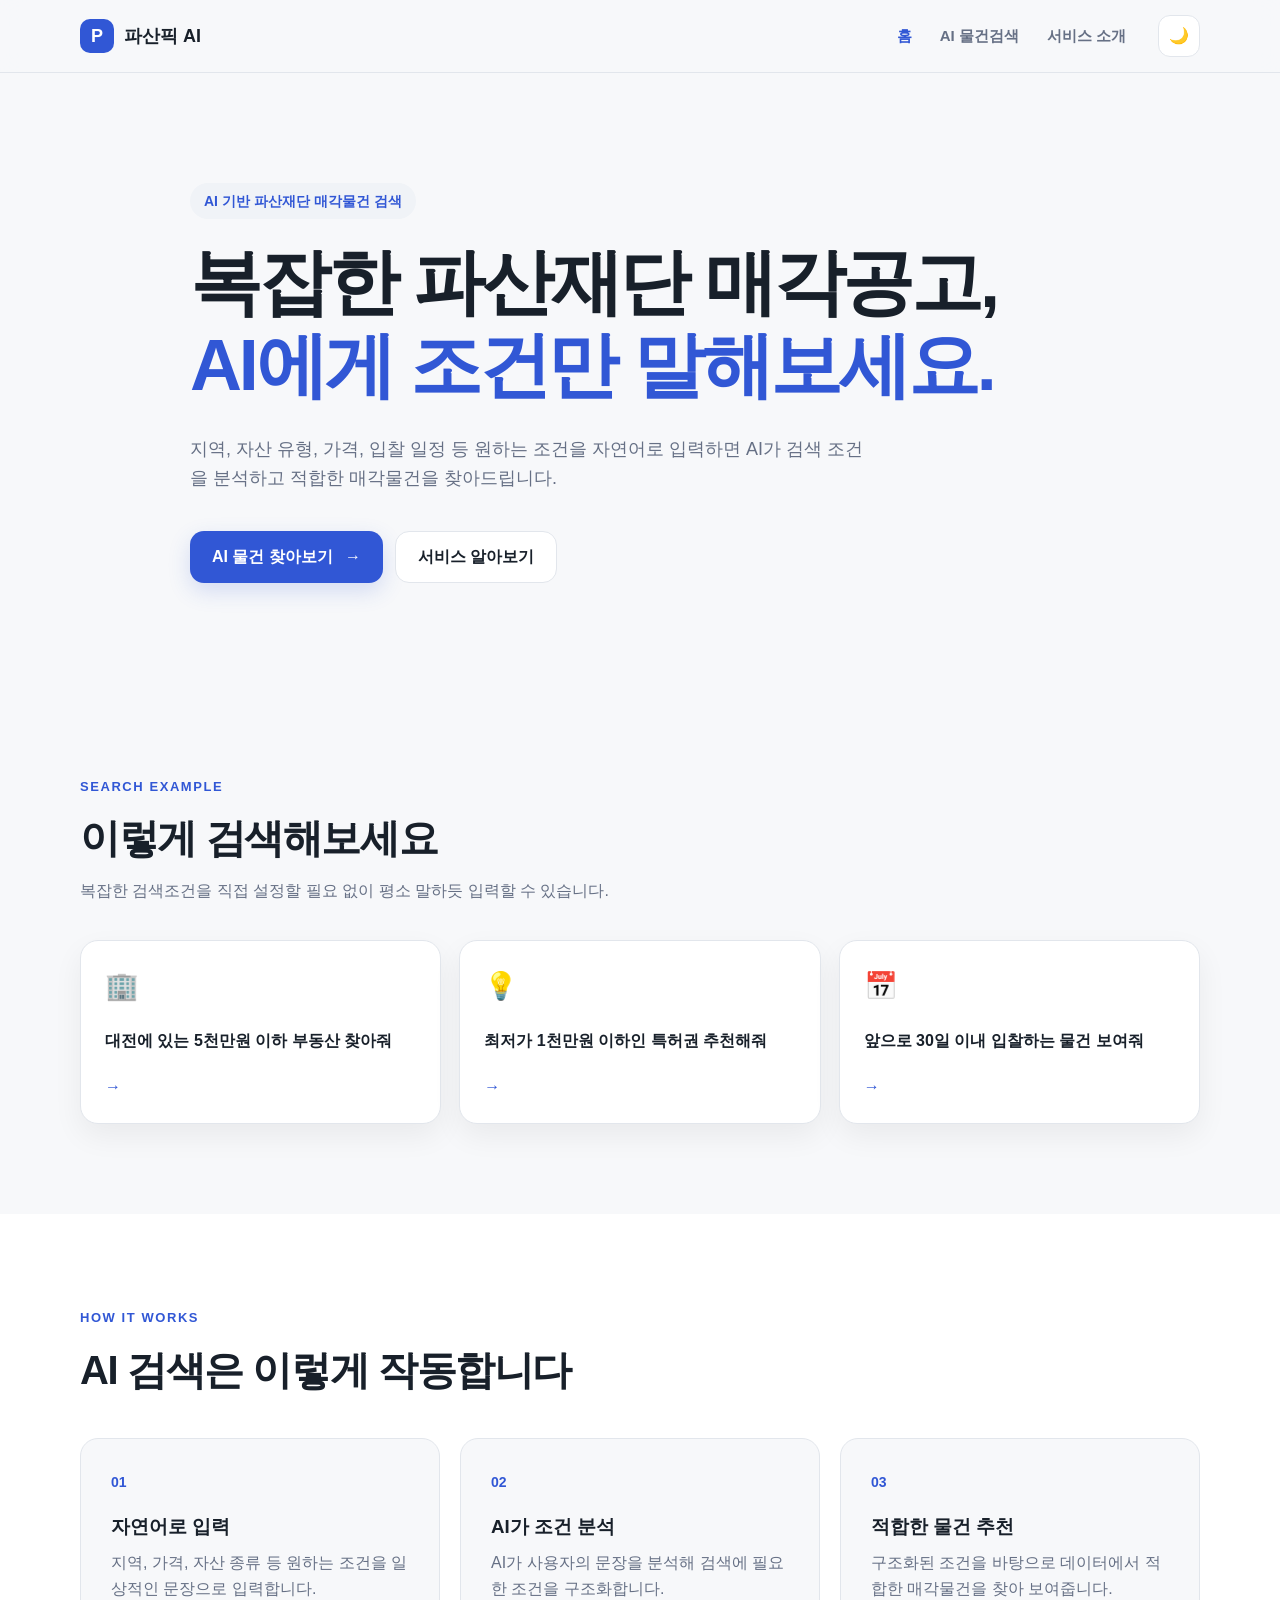
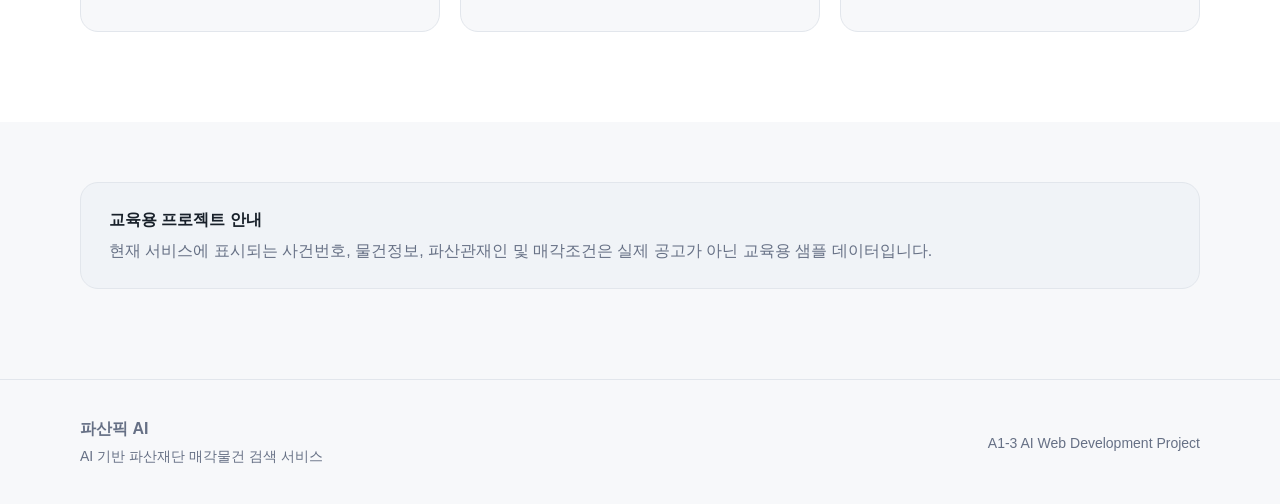
<file: index.html>
<!DOCTYPE html>
<html lang="ko">
<head>
  <meta charset="UTF-8">
  <meta name="viewport" content="width=device-width, initial-scale=1.0">

  <title>파산픽 AI | 파산재단 매각물건 AI 검색</title>

  <meta
    name="description"
    content="자연어로 원하는 조건을 입력하면 AI가 파산재단 매각물건을 검색하고 추천합니다."
  >

  <link rel="stylesheet" href="css/style.css">

  <script src="js/main.js" defer></script>

  <!-- Google tag (gtag.js) -->
  <script async src="https://www.googletagmanager.com/gtag/js?id=G-97YFN0PBXE"></script>
  <script>
    window.dataLayer = window.dataLayer || [];
    function gtag(){dataLayer.push(arguments);}
    gtag('js', new Date());

    gtag('config', 'G-97YFN0PBXE');
  </script>


</head>

<body>

  <!-- Header -->
  <header class="site-header">
    <div class="container nav-container">

      <a href="index.html" class="logo">
        <span class="logo-mark">P</span>
        <span>파산픽 AI</span>
      </a>

      <nav class="main-nav" aria-label="주요 메뉴">
        <a href="index.html" class="active">홈</a>
        <a href="search.html">AI 물건검색</a>
        <a href="about.html">서비스 소개</a>
      </nav>

      <button
        id="theme-toggle"
        class="theme-toggle"
        type="button"
        aria-label="다크 모드 전환"
      >
        🌙
      </button>

    </div>
  </header>


  <main>

    <!-- Hero -->
    <section class="hero">
      <div class="container hero-content">

        <div class="hero-badge">
          AI 기반 파산재단 매각물건 검색
        </div>

        <h1>
          복잡한 파산재단 매각공고,<br>
          <span class="highlight">AI에게 조건만 말해보세요.</span>
        </h1>

        <p class="hero-description">
          지역, 자산 유형, 가격, 입찰 일정 등 원하는 조건을
          자연어로 입력하면 AI가 검색 조건을 분석하고
          적합한 매각물건을 찾아드립니다.
        </p>

        <div class="hero-actions">
          <a href="search.html" class="btn btn-primary">
            AI 물건 찾아보기
            <span aria-hidden="true">→</span>
          </a>

          <a href="about.html" class="btn btn-secondary">
            서비스 알아보기
          </a>
        </div>

      </div>
    </section>


    <!-- Search examples -->
    <section class="example-section">
      <div class="container">

        <div class="section-heading">
          <span class="section-label">SEARCH EXAMPLE</span>
          <h2>이렇게 검색해보세요</h2>
          <p>
            복잡한 검색조건을 직접 설정할 필요 없이 평소 말하듯 입력할 수 있습니다.
          </p>
        </div>

        <div class="example-grid">

          <a
            class="example-card"
            href="search.html?example=대전에 있는 5천만원 이하 부동산 찾아줘"
          >
            <span class="example-icon">🏢</span>
            <p>대전에 있는 5천만원 이하 부동산 찾아줘</p>
            <span class="example-arrow">→</span>
          </a>

          <a
            class="example-card"
            href="search.html?example=최저가 1천만원 이하인 특허권 추천해줘"
          >
            <span class="example-icon">💡</span>
            <p>최저가 1천만원 이하인 특허권 추천해줘</p>
            <span class="example-arrow">→</span>
          </a>

          <a
            class="example-card"
            href="search.html?example=앞으로 30일 이내 입찰하는 물건 보여줘"
          >
            <span class="example-icon">📅</span>
            <p>앞으로 30일 이내 입찰하는 물건 보여줘</p>
            <span class="example-arrow">→</span>
          </a>

        </div>

      </div>
    </section>


    <!-- Features -->
    <section class="feature-section">
      <div class="container">

        <div class="section-heading">
          <span class="section-label">HOW IT WORKS</span>
          <h2>AI 검색은 이렇게 작동합니다</h2>
        </div>

        <div class="feature-grid">

          <article class="feature-card">
            <span class="feature-number">01</span>
            <h3>자연어로 입력</h3>
            <p>
              지역, 가격, 자산 종류 등 원하는 조건을
              일상적인 문장으로 입력합니다.
            </p>
          </article>

          <article class="feature-card">
            <span class="feature-number">02</span>
            <h3>AI가 조건 분석</h3>
            <p>
              AI가 사용자의 문장을 분석해 검색에 필요한
              조건을 구조화합니다.
            </p>
          </article>

          <article class="feature-card">
            <span class="feature-number">03</span>
            <h3>적합한 물건 추천</h3>
            <p>
              구조화된 조건을 바탕으로 데이터에서 적합한
              매각물건을 찾아 보여줍니다.
            </p>
          </article>

        </div>

      </div>
    </section>


    <!-- Sample data notice -->
    <section class="notice-section">
      <div class="container">

        <div class="notice-box">
          <div>
            <strong>교육용 프로젝트 안내</strong>
            <p>
              현재 서비스에 표시되는 사건번호, 물건정보, 파산관재인 및
              매각조건은 실제 공고가 아닌 교육용 샘플 데이터입니다.
            </p>
          </div>
        </div>

      </div>
    </section>

  </main>


  <!-- Footer -->
  <footer class="site-footer">
    <div class="container footer-content">

      <div>
        <strong>파산픽 AI</strong>
        <p>AI 기반 파산재단 매각물건 검색 서비스</p>
      </div>

      <p class="copyright">
        A1-3 AI Web Development Project
      </p>

    </div>
  </footer>

</body>
</html>
</file>
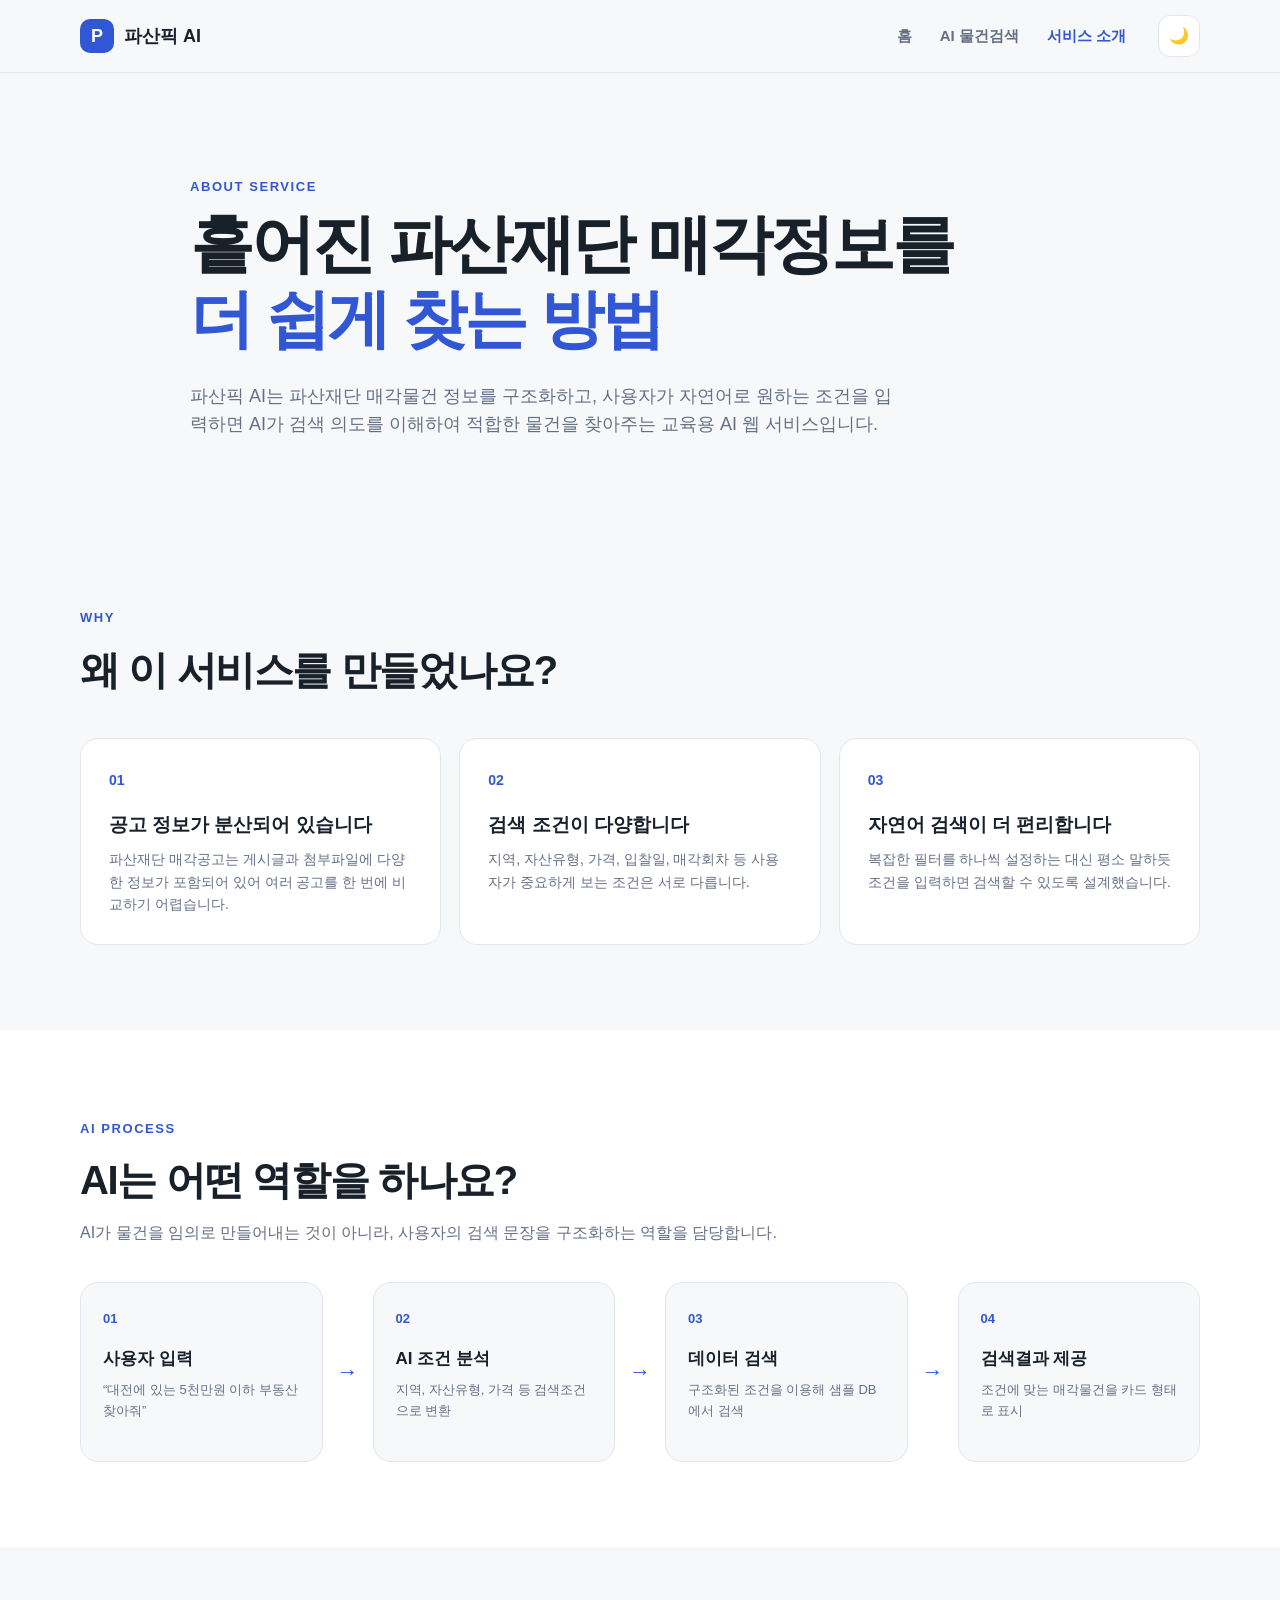
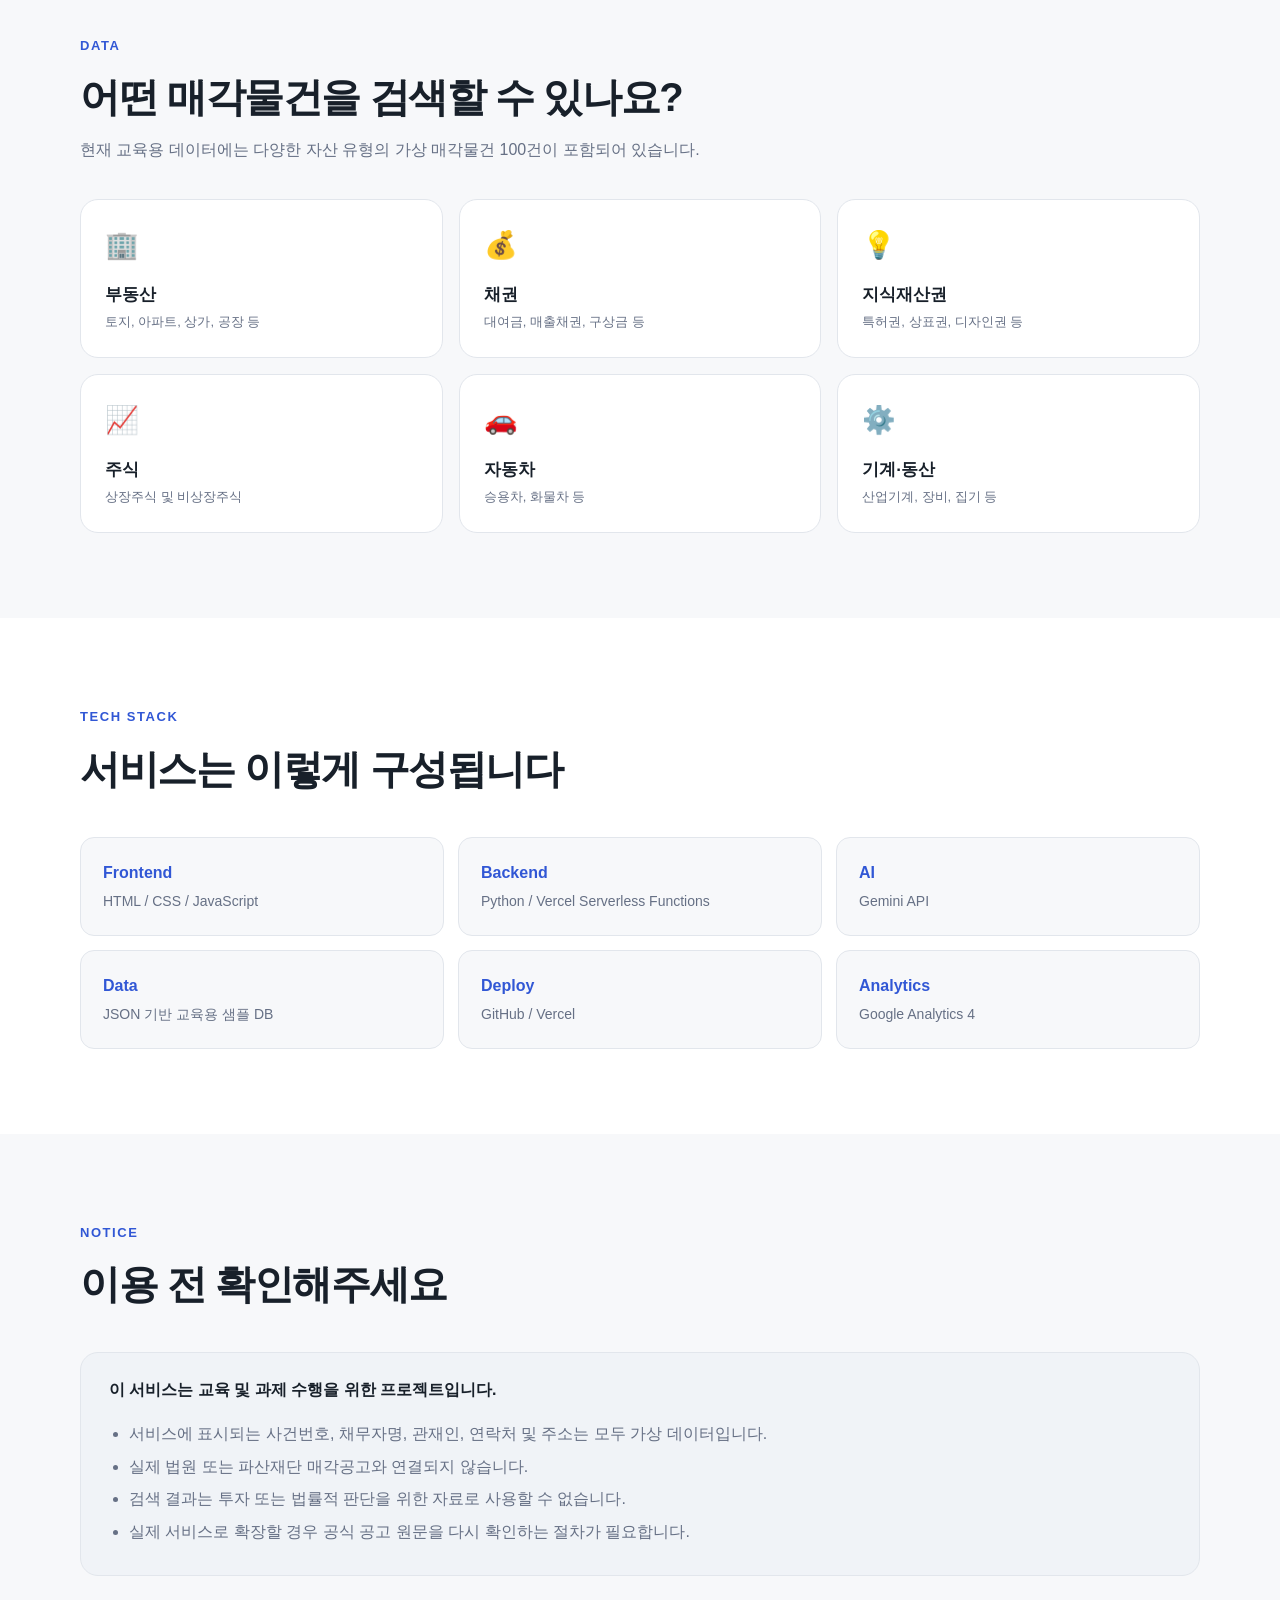
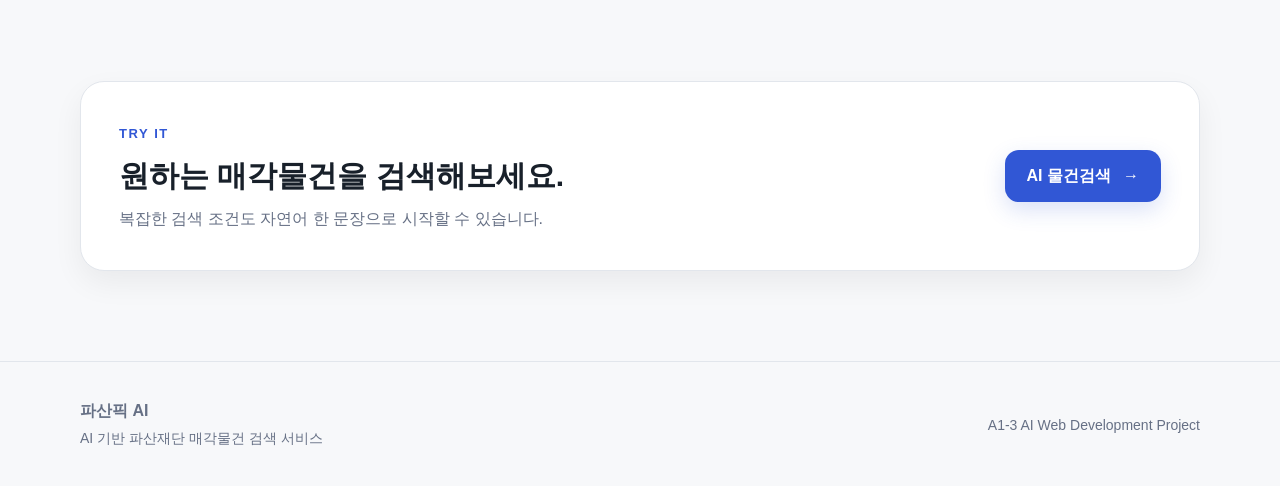
<file: about.html>
<!DOCTYPE html>
<html lang="ko">
<head>
  <meta charset="UTF-8">
  <meta name="viewport" content="width=device-width, initial-scale=1.0">

  <title>서비스 소개 | 파산픽 AI</title>

  <meta
    name="description"
    content="파산픽 AI의 서비스 목적, AI 검색 방식, 데이터 기준과 이용 안내를 확인하세요."
  >

  <link rel="stylesheet" href="css/style.css">
  <script src="js/main.js" defer></script>

    <!-- Google tag (gtag.js) -->
  <script async src="https://www.googletagmanager.com/gtag/js?id=G-97YFN0PBXE"></script>
  <script>
    window.dataLayer = window.dataLayer || [];
    function gtag(){dataLayer.push(arguments);}
    gtag('js', new Date());

    gtag('config', 'G-97YFN0PBXE');
  </script>

</head>

<body>

  <header class="site-header">
    <div class="container nav-container">

      <a href="index.html" class="logo">
        <span class="logo-mark">P</span>
        <span>파산픽 AI</span>
      </a>

      <nav class="main-nav" aria-label="주요 메뉴">
        <a href="index.html">홈</a>
        <a href="search.html">AI 물건검색</a>
        <a href="about.html" class="active">서비스 소개</a>
      </nav>

      <button
        id="theme-toggle"
        class="theme-toggle"
        type="button"
        aria-label="다크 모드 전환"
      >
        🌙
      </button>

    </div>
  </header>


  <main>

    <!-- Intro -->
    <section class="about-hero">
      <div class="container about-container">

        <span class="section-label">ABOUT SERVICE</span>

        <h1>
          흩어진 파산재단 매각정보를<br>
          <span class="highlight">더 쉽게 찾는 방법</span>
        </h1>

        <p>
          파산픽 AI는 파산재단 매각물건 정보를 구조화하고,
          사용자가 자연어로 원하는 조건을 입력하면
          AI가 검색 의도를 이해하여 적합한 물건을 찾아주는
          교육용 AI 웹 서비스입니다.
        </p>

      </div>
    </section>


    <!-- Problem -->
    <section class="about-section">
      <div class="container">

        <div class="section-heading">
          <span class="section-label">WHY</span>
          <h2>왜 이 서비스를 만들었나요?</h2>
        </div>

        <div class="about-card-grid">

          <article class="about-card">
            <span class="about-icon">01</span>
            <h3>공고 정보가 분산되어 있습니다</h3>
            <p>
              파산재단 매각공고는 게시글과 첨부파일에 다양한 정보가
              포함되어 있어 여러 공고를 한 번에 비교하기 어렵습니다.
            </p>
          </article>

          <article class="about-card">
            <span class="about-icon">02</span>
            <h3>검색 조건이 다양합니다</h3>
            <p>
              지역, 자산유형, 가격, 입찰일, 매각회차 등
              사용자가 중요하게 보는 조건은 서로 다릅니다.
            </p>
          </article>

          <article class="about-card">
            <span class="about-icon">03</span>
            <h3>자연어 검색이 더 편리합니다</h3>
            <p>
              복잡한 필터를 하나씩 설정하는 대신 평소 말하듯
              조건을 입력하면 검색할 수 있도록 설계했습니다.
            </p>
          </article>

        </div>

      </div>
    </section>


    <!-- How AI works -->
    <section class="about-section about-section-alt">
      <div class="container">

        <div class="section-heading">
          <span class="section-label">AI PROCESS</span>
          <h2>AI는 어떤 역할을 하나요?</h2>
          <p>
            AI가 물건을 임의로 만들어내는 것이 아니라,
            사용자의 검색 문장을 구조화하는 역할을 담당합니다.
          </p>
        </div>


        <div class="process-flow">

          <div class="process-step">
            <span>01</span>
            <strong>사용자 입력</strong>
            <p>
              “대전에 있는 5천만원 이하 부동산 찾아줘”
            </p>
          </div>

          <div class="process-arrow">→</div>

          <div class="process-step">
            <span>02</span>
            <strong>AI 조건 분석</strong>
            <p>
              지역, 자산유형, 가격 등 검색조건으로 변환
            </p>
          </div>

          <div class="process-arrow">→</div>

          <div class="process-step">
            <span>03</span>
            <strong>데이터 검색</strong>
            <p>
              구조화된 조건을 이용해 샘플 DB에서 검색
            </p>
          </div>

          <div class="process-arrow">→</div>

          <div class="process-step">
            <span>04</span>
            <strong>검색결과 제공</strong>
            <p>
              조건에 맞는 매각물건을 카드 형태로 표시
            </p>
          </div>

        </div>

      </div>
    </section>


    <!-- Asset types -->
    <section class="about-section">
      <div class="container">

        <div class="section-heading">
          <span class="section-label">DATA</span>
          <h2>어떤 매각물건을 검색할 수 있나요?</h2>
          <p>
            현재 교육용 데이터에는 다양한 자산 유형의
            가상 매각물건 100건이 포함되어 있습니다.
          </p>
        </div>


        <div class="asset-type-grid">

          <div class="asset-type-card">
            <span>🏢</span>
            <strong>부동산</strong>
            <p>토지, 아파트, 상가, 공장 등</p>
          </div>

          <div class="asset-type-card">
            <span>💰</span>
            <strong>채권</strong>
            <p>대여금, 매출채권, 구상금 등</p>
          </div>

          <div class="asset-type-card">
            <span>💡</span>
            <strong>지식재산권</strong>
            <p>특허권, 상표권, 디자인권 등</p>
          </div>

          <div class="asset-type-card">
            <span>📈</span>
            <strong>주식</strong>
            <p>상장주식 및 비상장주식</p>
          </div>

          <div class="asset-type-card">
            <span>🚗</span>
            <strong>자동차</strong>
            <p>승용차, 화물차 등</p>
          </div>

          <div class="asset-type-card">
            <span>⚙️</span>
            <strong>기계·동산</strong>
            <p>산업기계, 장비, 집기 등</p>
          </div>

        </div>

      </div>
    </section>


    <!-- Tech -->
    <section class="about-section about-section-alt">
      <div class="container">

        <div class="section-heading">
          <span class="section-label">TECH STACK</span>
          <h2>서비스는 이렇게 구성됩니다</h2>
        </div>


        <div class="tech-grid">

          <article class="tech-card">
            <strong>Frontend</strong>
            <p>HTML / CSS / JavaScript</p>
          </article>

          <article class="tech-card">
            <strong>Backend</strong>
            <p>Python / Vercel Serverless Functions</p>
          </article>

          <article class="tech-card">
            <strong>AI</strong>
            <p>Gemini API</p>
          </article>

          <article class="tech-card">
            <strong>Data</strong>
            <p>JSON 기반 교육용 샘플 DB</p>
          </article>

          <article class="tech-card">
            <strong>Deploy</strong>
            <p>GitHub / Vercel</p>
          </article>

          <article class="tech-card">
            <strong>Analytics</strong>
            <p>Google Analytics 4</p>
          </article>

        </div>

      </div>
    </section>


    <!-- Limitation -->
    <section class="about-section">
      <div class="container">

        <div class="section-heading">
          <span class="section-label">NOTICE</span>
          <h2>이용 전 확인해주세요</h2>
        </div>


        <div class="notice-box about-notice">

          <strong>이 서비스는 교육 및 과제 수행을 위한 프로젝트입니다.</strong>

          <ul>
            <li>
              서비스에 표시되는 사건번호, 채무자명, 관재인,
              연락처 및 주소는 모두 가상 데이터입니다.
            </li>

            <li>
              실제 법원 또는 파산재단 매각공고와 연결되지 않습니다.
            </li>

            <li>
              검색 결과는 투자 또는 법률적 판단을 위한 자료로
              사용할 수 없습니다.
            </li>

            <li>
              실제 서비스로 확장할 경우 공식 공고 원문을
              다시 확인하는 절차가 필요합니다.
            </li>

          </ul>

        </div>

      </div>
    </section>


    <!-- CTA -->
    <section class="about-cta">
      <div class="container">

        <div class="about-cta-box">

          <div>
            <span class="section-label">TRY IT</span>
            <h2>원하는 매각물건을 검색해보세요.</h2>
            <p>
              복잡한 검색 조건도 자연어 한 문장으로 시작할 수 있습니다.
            </p>
          </div>

          <a href="search.html" class="btn btn-primary">
            AI 물건검색
            <span aria-hidden="true">→</span>
          </a>

        </div>

      </div>
    </section>

  </main>


  <footer class="site-footer">
    <div class="container footer-content">

      <div>
        <strong>파산픽 AI</strong>
        <p>AI 기반 파산재단 매각물건 검색 서비스</p>
      </div>

      <p class="copyright">
        A1-3 AI Web Development Project
      </p>

    </div>
  </footer>

</body>
</html>
</file>
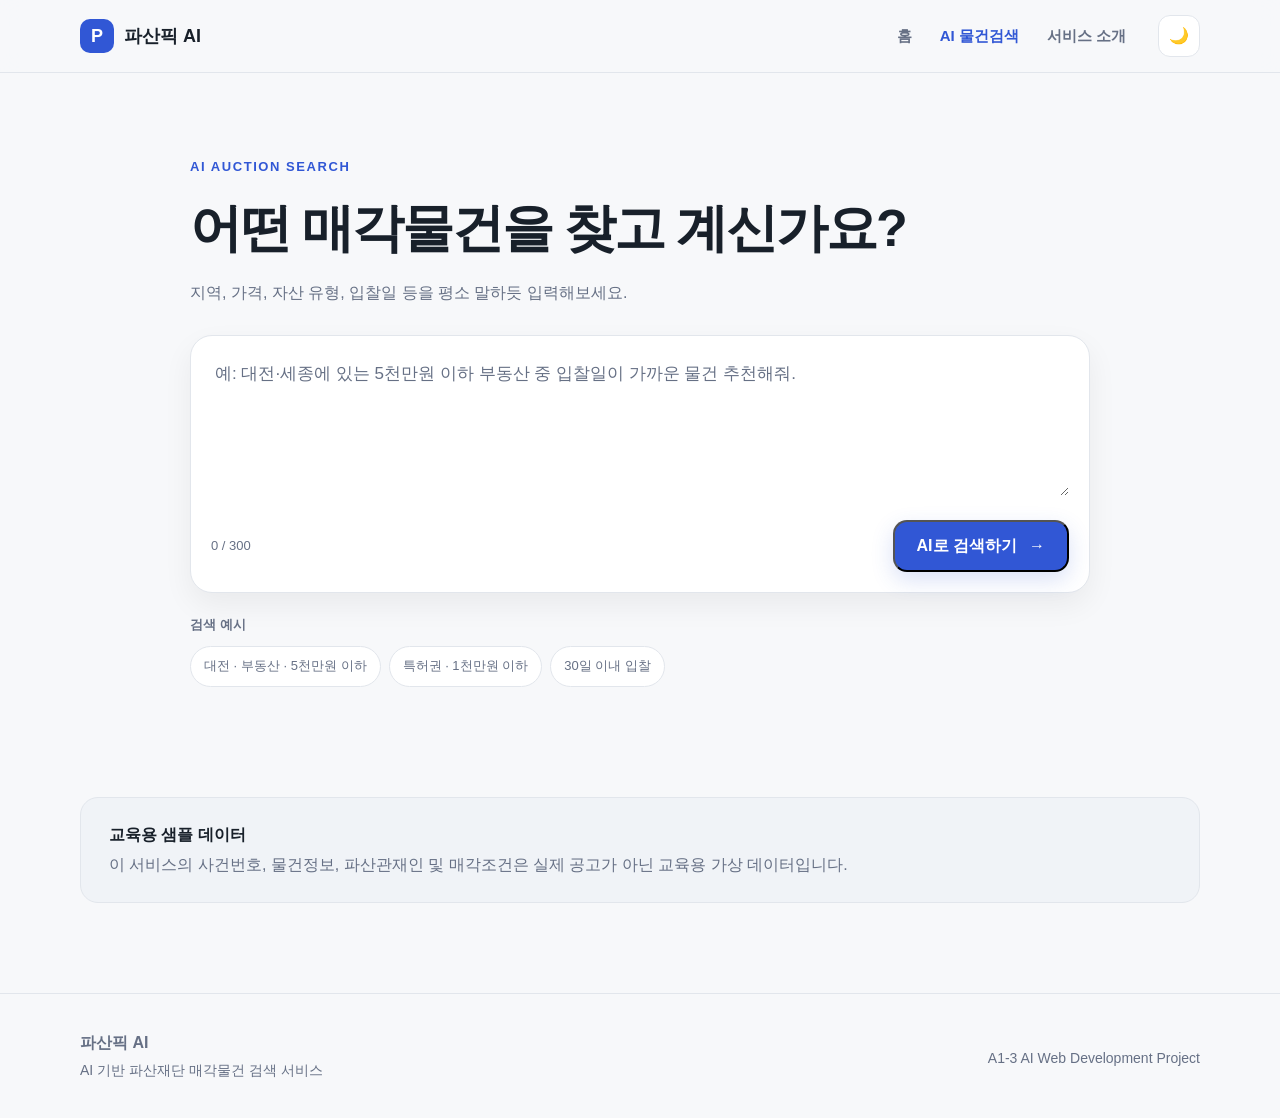
<file: search.html>
<!DOCTYPE html>
<html lang="ko">
<head>
  <meta charset="UTF-8">
  <meta name="viewport" content="width=device-width, initial-scale=1.0">

  <title>AI 물건검색 | 파산픽 AI</title>

  <meta
    name="description"
    content="자연어로 원하는 조건을 입력하고 파산재단 매각물건을 검색해보세요."
  >

  <link rel="stylesheet" href="css/style.css">
  <script src="js/main.js" defer></script>

    <!-- Google tag (gtag.js) -->
  <script async src="https://www.googletagmanager.com/gtag/js?id=G-97YFN0PBXE"></script>
  <script>
    window.dataLayer = window.dataLayer || [];
    function gtag(){dataLayer.push(arguments);}
    gtag('js', new Date());

    gtag('config', 'G-97YFN0PBXE');
  </script>

</head>

<body>

  <header class="site-header">
    <div class="container nav-container">

      <a href="index.html" class="logo">
        <span class="logo-mark">P</span>
        <span>파산픽 AI</span>
      </a>

      <nav class="main-nav" aria-label="주요 메뉴">
        <a href="index.html">홈</a>
        <a href="search.html" class="active">AI 물건검색</a>
        <a href="about.html">서비스 소개</a>
      </nav>

      <button
        id="theme-toggle"
        class="theme-toggle"
        type="button"
        aria-label="다크 모드 전환"
      >
        🌙
      </button>

    </div>
  </header>


  <main class="search-page">

    <section class="search-hero">
      <div class="container search-container">

        <span class="section-label">AI AUCTION SEARCH</span>

        <h1>어떤 매각물건을 찾고 계신가요?</h1>

        <p>
          지역, 가격, 자산 유형, 입찰일 등을 평소 말하듯 입력해보세요.
        </p>


        <form id="search-form" class="ai-search-form">

          <label for="search-input" class="sr-only">
            검색조건 입력
          </label>

          <textarea
            id="search-input"
            name="query"
            rows="4"
            maxlength="300"
            placeholder="예: 대전·세종에 있는 5천만원 이하 부동산 중 입찰일이 가까운 물건 추천해줘."
          ></textarea>

          <div class="search-form-bottom">

            <span id="character-count" class="character-count">
              0 / 300
            </span>

            <button
              id="search-button"
              type="submit"
              class="btn btn-primary"
            >
              AI로 검색하기
              <span aria-hidden="true">→</span>
            </button>

          </div>

        </form>


        <div class="quick-search">

          <span>검색 예시</span>

          <div class="quick-search-buttons">

            <button
              type="button"
              class="quick-search-button"
              data-query="대전에 있는 5천만원 이하 부동산 찾아줘"
            >
              대전 · 부동산 · 5천만원 이하
            </button>

            <button
              type="button"
              class="quick-search-button"
              data-query="최저가 1천만원 이하인 특허권 추천해줘"
            >
              특허권 · 1천만원 이하
            </button>

            <button
              type="button"
              class="quick-search-button"
              data-query="앞으로 30일 이내 입찰하는 물건 보여줘"
            >
              30일 이내 입찰
            </button>

          </div>

        </div>


        <div
          id="search-message"
          class="search-message"
          role="alert"
          hidden
        ></div>

      </div>
    </section>


    <!-- Loading -->
    <section
      id="loading-section"
      class="result-section"
      hidden
    >
      <div class="container">

        <div class="loading-box">
          <div class="loading-dots" aria-hidden="true">
            <span></span>
            <span></span>
            <span></span>
          </div>

          <strong>AI가 검색 조건을 분석하고 있습니다.</strong>

          <p>
            입력한 내용을 이해하고 적합한 매각물건을 찾고 있습니다.
          </p>
        </div>

      </div>
    </section>


    <!-- Parsed conditions -->
    <section
      id="condition-section"
      class="result-section"
      hidden
    >
      <div class="container">

        <div class="result-heading">
          <div>
            <span class="section-label">SEARCH CONDITIONS</span>
            <h2>AI가 이해한 검색조건</h2>
          </div>
        </div>

        <div id="condition-list" class="condition-list">
        </div>

      </div>
    </section>


    <!-- Results -->
    <section
      id="results-section"
      class="result-section"
      hidden
    >
      <div class="container">

        <div class="result-heading">

          <div>
            <span class="section-label">RESULT</span>
            <h2>추천 매각물건</h2>
          </div>

          <strong id="result-count" class="result-count">
            0건
          </strong>

        </div>

        <div id="auction-results" class="auction-results">
        </div>

      </div>
    </section>


    <section class="notice-section">
      <div class="container">

        <div class="notice-box">
          <strong>교육용 샘플 데이터</strong>
          <p>
            이 서비스의 사건번호, 물건정보, 파산관재인 및 매각조건은
            실제 공고가 아닌 교육용 가상 데이터입니다.
          </p>
        </div>

      </div>
    </section>

  </main>


  <footer class="site-footer">
    <div class="container footer-content">

      <div>
        <strong>파산픽 AI</strong>
        <p>AI 기반 파산재단 매각물건 검색 서비스</p>
      </div>

      <p class="copyright">
        A1-3 AI Web Development Project
      </p>

    </div>
  </footer>

</body>
</html>
</file>
<file: css/style.css>
/* ==============================
   Base
================================ */

:root {
  --bg: #f7f8fa;
  --surface: #ffffff;
  --surface-soft: #f0f3f7;

  --text: #18202a;
  --text-soft: #667085;

  --primary: #3157d5;
  --primary-hover: #2747b5;

  --border: #e2e6ec;

  --shadow: 0 12px 30px rgba(0, 0, 0, 0.06);

  --radius: 18px;
}


[data-theme="dark"] {
  --bg: #10131a;
  --surface: #191e27;
  --surface-soft: #222834;

  --text: #f3f5f7;
  --text-soft: #aeb6c2;

  --primary: #7895ff;
  --primary-hover: #91a8ff;

  --border: #303746;

  --shadow: 0 12px 30px rgba(0, 0, 0, 0.25);
}


* {
  box-sizing: border-box;
}


html {
  scroll-behavior: smooth;
}


body {
  margin: 0;
  background: var(--bg);
  color: var(--text);

  font-family:
    -apple-system,
    BlinkMacSystemFont,
    "Segoe UI",
    "Noto Sans KR",
    Arial,
    sans-serif;

  line-height: 1.6;

  transition:
    background-color 0.25s ease,
    color 0.25s ease;
}


a {
  color: inherit;
  text-decoration: none;
}


button,
input,
textarea {
  font: inherit;
}


.container {
  width: min(1120px, calc(100% - 40px));
  margin: 0 auto;
}


/* ==============================
   Header
================================ */

.site-header {
  position: sticky;
  top: 0;
  z-index: 100;

  background: color-mix(in srgb, var(--bg) 90%, transparent);
  backdrop-filter: blur(12px);

  border-bottom: 1px solid var(--border);
}


.nav-container {
  min-height: 72px;

  display: flex;
  align-items: center;
  gap: 32px;
}


.logo {
  display: flex;
  align-items: center;
  gap: 10px;

  font-size: 18px;
  font-weight: 800;

  margin-right: auto;
}


.logo-mark {
  width: 34px;
  height: 34px;

  display: grid;
  place-items: center;

  border-radius: 10px;

  color: white;
  background: var(--primary);
}


.main-nav {
  display: flex;
  align-items: center;
  gap: 28px;
}


.main-nav a {
  color: var(--text-soft);
  font-size: 15px;
  font-weight: 600;

  transition: color 0.2s ease;
}


.main-nav a:hover,
.main-nav a.active {
  color: var(--primary);
}


.theme-toggle {
  width: 42px;
  height: 42px;

  border: 1px solid var(--border);
  border-radius: 12px;

  background: var(--surface);
  cursor: pointer;

  transition:
    transform 0.2s ease,
    background-color 0.2s ease;
}


.theme-toggle:hover {
  transform: translateY(-2px);
}


/* ==============================
   Hero
================================ */

.hero {
  padding: 110px 0 100px;
}


.hero-content {
  max-width: 900px;
}


.hero-badge {
  display: inline-block;

  margin-bottom: 22px;
  padding: 7px 14px;

  border-radius: 999px;

  color: var(--primary);
  background: var(--surface-soft);

  font-size: 14px;
  font-weight: 700;
}


.hero h1 {
  margin: 0;

  font-size: clamp(42px, 6vw, 72px);
  line-height: 1.15;
  letter-spacing: -0.045em;
}


.highlight {
  color: var(--primary);
}


.hero-description {
  max-width: 680px;

  margin: 28px 0 0;

  color: var(--text-soft);

  font-size: 18px;
}


.hero-actions {
  display: flex;
  flex-wrap: wrap;
  gap: 12px;

  margin-top: 38px;
}


.btn {
  min-height: 52px;

  display: inline-flex;
  align-items: center;
  justify-content: center;
  gap: 12px;

  padding: 0 22px;

  border-radius: 14px;

  font-weight: 700;

  transition:
    transform 0.2s ease,
    background-color 0.2s ease,
    box-shadow 0.2s ease;
}


.btn:hover {
  transform: translateY(-2px);
}


.btn:active {
  transform: translateY(0) scale(0.98);
}


.btn-primary {
  color: white;
  background: var(--primary);

  box-shadow: 0 8px 22px rgba(49, 87, 213, 0.18);
}


.btn-primary:hover {
  background: var(--primary-hover);
}


.btn-secondary {
  background: var(--surface);
  border: 1px solid var(--border);
}


/* ==============================
   Section
================================ */

.example-section,
.feature-section {
  padding: 90px 0;
}


.feature-section {
  background: var(--surface);
}


.section-heading {
  margin-bottom: 36px;
}


.section-label {
  color: var(--primary);

  font-size: 13px;
  font-weight: 800;
  letter-spacing: 0.12em;
}


.section-heading h2 {
  margin: 8px 0 8px;

  font-size: clamp(28px, 4vw, 40px);
  letter-spacing: -0.035em;
}


.section-heading p {
  margin: 0;
  color: var(--text-soft);
}


/* ==============================
   Example cards
================================ */

.example-grid {
  display: grid;
  grid-template-columns: repeat(3, 1fr);
  gap: 18px;
}


.example-card {
  position: relative;

  min-height: 180px;

  display: flex;
  flex-direction: column;

  padding: 24px;

  border: 1px solid var(--border);
  border-radius: var(--radius);

  background: var(--surface);

  box-shadow: var(--shadow);

  transition:
    transform 0.22s ease,
    border-color 0.22s ease;
}


.example-card:hover {
  transform: translateY(-5px);
  border-color: var(--primary);
}


.example-icon {
  font-size: 27px;
}


.example-card p {
  margin: 20px 0;
  font-weight: 700;
}


.example-arrow {
  margin-top: auto;
  color: var(--primary);
  font-weight: 800;
}


/* ==============================
   Feature cards
================================ */

.feature-grid {
  display: grid;
  grid-template-columns: repeat(3, 1fr);
  gap: 20px;
}


.feature-card {
  padding: 30px;

  border: 1px solid var(--border);
  border-radius: var(--radius);

  background: var(--bg);
}


.feature-number {
  color: var(--primary);

  font-size: 14px;
  font-weight: 800;
}


.feature-card h3 {
  margin: 18px 0 8px;
}


.feature-card p {
  margin: 0;
  color: var(--text-soft);
}


/* ==============================
   Notice
================================ */

.notice-section {
  padding: 60px 0 90px;
}


.notice-box {
  padding: 24px 28px;

  border: 1px solid var(--border);
  border-radius: var(--radius);

  background: var(--surface-soft);
}


.notice-box p {
  margin: 5px 0 0;
  color: var(--text-soft);
}


/* ==============================
   Footer
================================ */

.site-footer {
  padding: 36px 0;

  border-top: 1px solid var(--border);
}


.footer-content {
  display: flex;
  justify-content: space-between;
  align-items: center;
  gap: 24px;

  color: var(--text-soft);
}


.footer-content p {
  margin: 4px 0 0;
  font-size: 14px;
}


.copyright {
  text-align: right;
}


/* ==============================
   Responsive
================================ */

@media (max-width: 800px) {

  .nav-container {
    min-height: auto;
    padding: 16px 0;
    flex-wrap: wrap;
  }


  .main-nav {
    width: 100%;
    order: 3;

    justify-content: space-between;

    border-top: 1px solid var(--border);
    padding-top: 13px;
  }


  .main-nav a {
    font-size: 14px;
  }


  .hero {
    padding: 72px 0;
  }


  .hero h1 {
    font-size: 42px;
  }


  .hero-description {
    font-size: 16px;
  }


  .example-grid,
  .feature-grid {
    grid-template-columns: 1fr;
  }


  .example-card {
    min-height: 150px;
  }


  .footer-content {
    flex-direction: column;
    align-items: flex-start;
  }


  .copyright {
    text-align: left;
  }

}


@media (max-width: 480px) {

  .container {
    width: min(100% - 28px, 1120px);
  }


  .hero h1 {
    font-size: 36px;
  }


  .hero-actions {
    flex-direction: column;
  }


  .btn {
    width: 100%;
  }

}

/* ==============================
   Search Page
================================ */

.search-page {
  min-height: 70vh;
}


.search-hero {
  padding: 80px 0 50px;
}


.search-container {
  max-width: 900px;
}


.search-hero h1 {
  margin: 8px 0 10px;

  font-size: clamp(34px, 5vw, 52px);
  letter-spacing: -0.04em;
}


.search-hero > .container > p {
  margin: 0 0 30px;
  color: var(--text-soft);
}


.ai-search-form {
  padding: 20px;

  border: 1px solid var(--border);
  border-radius: 22px;

  background: var(--surface);

  box-shadow: var(--shadow);

  transition:
    border-color 0.2s ease,
    transform 0.2s ease;
}


.ai-search-form:focus-within {
  border-color: var(--primary);
}


.ai-search-form textarea {
  width: 100%;
  min-height: 140px;

  resize: vertical;

  border: 0;
  outline: 0;

  padding: 4px;

  color: var(--text);
  background: transparent;

  font-size: 17px;
  line-height: 1.7;
}


.ai-search-form textarea::placeholder {
  color: var(--text-soft);
}


.search-form-bottom {
  display: flex;
  align-items: center;
  justify-content: space-between;
  gap: 16px;

  margin-top: 16px;
}


.character-count {
  color: var(--text-soft);
  font-size: 13px;
}


.quick-search {
  margin-top: 22px;
}


.quick-search > span {
  display: block;

  margin-bottom: 10px;

  color: var(--text-soft);

  font-size: 13px;
  font-weight: 700;
}


.quick-search-buttons {
  display: flex;
  flex-wrap: wrap;
  gap: 8px;
}


.quick-search-button {
  padding: 9px 13px;

  border: 1px solid var(--border);
  border-radius: 999px;

  color: var(--text-soft);
  background: var(--surface);

  cursor: pointer;

  font-size: 13px;

  transition:
    color 0.2s ease,
    border-color 0.2s ease,
    transform 0.2s ease;
}


.quick-search-button:hover {
  color: var(--primary);
  border-color: var(--primary);

  transform: translateY(-2px);
}


.search-message {
  margin-top: 20px;

  padding: 14px 18px;

  border-radius: 12px;

  background: var(--surface-soft);

  font-size: 14px;
}


.search-message.error {
  color: #c33;
}


/* ==============================
   Loading
================================ */

.result-section {
  padding: 30px 0 50px;
}


.loading-box {
  padding: 40px;

  text-align: center;

  border: 1px solid var(--border);
  border-radius: var(--radius);

  background: var(--surface);
}


.loading-box p {
  margin-bottom: 0;
  color: var(--text-soft);
}


.loading-dots {
  height: 30px;

  display: flex;
  justify-content: center;
  align-items: center;
  gap: 7px;

  margin-bottom: 14px;
}


.loading-dots span {
  width: 8px;
  height: 8px;

  border-radius: 50%;

  background: var(--primary);

  animation: loading-bounce 1.2s infinite ease-in-out;
}


.loading-dots span:nth-child(2) {
  animation-delay: 0.15s;
}


.loading-dots span:nth-child(3) {
  animation-delay: 0.3s;
}


@keyframes loading-bounce {

  0%,
  60%,
  100% {
    transform: translateY(0);
    opacity: 0.4;
  }

  30% {
    transform: translateY(-8px);
    opacity: 1;
  }

}


/* ==============================
   Search Conditions
================================ */

.result-heading {
  display: flex;
  justify-content: space-between;
  align-items: flex-end;
  gap: 20px;

  margin-bottom: 22px;
}


.result-heading h2 {
  margin: 5px 0 0;

  font-size: 30px;
}


.condition-list {
  display: flex;
  flex-wrap: wrap;
  gap: 10px;
}


.condition-chip {
  padding: 10px 14px;

  border-radius: 12px;

  color: var(--text);
  background: var(--surface-soft);

  font-size: 14px;
}


.condition-chip strong {
  color: var(--primary);
}


/* ==============================
   Auction Results
================================ */

.result-count {
  color: var(--primary);
}


.auction-results {
  display: grid;
  grid-template-columns: repeat(2, 1fr);
  gap: 18px;
}


.auction-card {
  padding: 24px;

  border: 1px solid var(--border);
  border-radius: var(--radius);

  background: var(--surface);

  box-shadow: var(--shadow);

  animation: result-fade-in 0.45s ease both;

  transition:
    transform 0.22s ease,
    border-color 0.22s ease;
}


.auction-card:hover {
  transform: translateY(-4px);
  border-color: var(--primary);
}


@keyframes result-fade-in {

  from {
    opacity: 0;
    transform: translateY(12px);
  }

  to {
    opacity: 1;
    transform: translateY(0);
  }

}


.auction-card-top {
  display: flex;
  justify-content: space-between;
  align-items: center;
  gap: 12px;

  margin-bottom: 16px;
}


.asset-badge {
  display: inline-flex;

  padding: 5px 9px;

  border-radius: 8px;

  color: var(--primary);
  background: var(--surface-soft);

  font-size: 12px;
  font-weight: 800;
}


.auction-card h3 {
  margin: 0 0 8px;

  font-size: 20px;
}


.auction-location {
  margin: 0 0 20px;

  color: var(--text-soft);
  font-size: 14px;
}


.auction-price {
  display: flex;
  flex-direction: column;

  margin-bottom: 18px;
}


.auction-price span {
  color: var(--text-soft);
  font-size: 12px;
}


.auction-price strong {
  color: var(--primary);

  font-size: 25px;
}


.auction-info {
  display: grid;
  grid-template-columns: repeat(2, 1fr);
  gap: 8px;

  margin: 0;
}


.auction-info div {
  padding: 10px;

  border-radius: 10px;

  background: var(--surface-soft);
}


.auction-info dt {
  color: var(--text-soft);
  font-size: 11px;
}


.auction-info dd {
  margin: 2px 0 0;

  font-size: 14px;
  font-weight: 700;
}


.recommendation-text {
  margin: 18px 0 0;
  padding-top: 16px;

  border-top: 1px solid var(--border);

  color: var(--text-soft);

  font-size: 14px;
}


/* ==============================
   Accessibility
================================ */

.sr-only {
  position: absolute;

  width: 1px;
  height: 1px;

  padding: 0;
  margin: -1px;

  overflow: hidden;
  clip: rect(0, 0, 0, 0);

  white-space: nowrap;
  border: 0;
}


/* ==============================
   Search Responsive
================================ */

@media (max-width: 800px) {

  .search-hero {
    padding: 55px 0 35px;
  }


  .auction-results {
    grid-template-columns: 1fr;
  }

}


@media (max-width: 560px) {

  .search-form-bottom {
    flex-direction: column;
    align-items: stretch;
  }


  .character-count {
    text-align: right;
  }


  .result-heading {
    align-items: flex-start;
    flex-direction: column;
  }

}

/* ==============================
   About Page
================================ */

.about-hero {
  padding: 100px 0 80px;
}


.about-container {
  max-width: 900px;
}


.about-hero h1 {
  margin: 8px 0 24px;

  font-size: clamp(40px, 6vw, 64px);
  line-height: 1.18;
  letter-spacing: -0.045em;
}


.about-hero p {
  max-width: 720px;

  margin: 0;

  color: var(--text-soft);

  font-size: 18px;
}


.about-section {
  padding: 85px 0;
}


.about-section-alt {
  background: var(--surface);
}


.about-card-grid {
  display: grid;
  grid-template-columns: repeat(3, 1fr);
  gap: 18px;
}


.about-card {
  padding: 28px;

  border: 1px solid var(--border);
  border-radius: var(--radius);

  background: var(--surface);

  transition:
    transform 0.2s ease,
    border-color 0.2s ease;
}


.about-card:hover {
  transform: translateY(-4px);
  border-color: var(--primary);
}


.about-section-alt .about-card {
  background: var(--bg);
}


.about-icon {
  color: var(--primary);

  font-size: 14px;
  font-weight: 800;
}


.about-card h3 {
  margin: 18px 0 8px;
}


.about-card p {
  margin: 0;

  color: var(--text-soft);

  font-size: 14px;
}


/* Process */

.process-flow {
  display: grid;

  grid-template-columns:
    1fr auto
    1fr auto
    1fr auto
    1fr;

  align-items: center;

  gap: 14px;
}


.process-step {
  min-height: 180px;

  padding: 22px;

  border: 1px solid var(--border);
  border-radius: var(--radius);

  background: var(--bg);
}


.process-step span {
  color: var(--primary);

  font-size: 13px;
  font-weight: 800;
}


.process-step strong {
  display: block;

  margin-top: 15px;

  font-size: 17px;
}


.process-step p {
  margin: 8px 0 0;

  color: var(--text-soft);

  font-size: 13px;
}


.process-arrow {
  color: var(--primary);

  font-size: 22px;
  font-weight: 800;
}


/* Asset types */

.asset-type-grid {
  display: grid;
  grid-template-columns: repeat(3, 1fr);
  gap: 16px;
}


.asset-type-card {
  padding: 24px;

  border: 1px solid var(--border);
  border-radius: var(--radius);

  background: var(--surface);
}


.asset-type-card > span {
  display: block;

  margin-bottom: 14px;

  font-size: 27px;
}


.asset-type-card strong {
  display: block;

  font-size: 17px;
}


.asset-type-card p {
  margin: 4px 0 0;

  color: var(--text-soft);

  font-size: 13px;
}


/* Tech */

.tech-grid {
  display: grid;
  grid-template-columns: repeat(3, 1fr);
  gap: 14px;
}


.tech-card {
  padding: 22px;

  border: 1px solid var(--border);
  border-radius: 14px;

  background: var(--bg);
}


.tech-card strong {
  color: var(--primary);
}


.tech-card p {
  margin: 5px 0 0;

  color: var(--text-soft);

  font-size: 14px;
}


/* Notice */

.about-notice ul {
  margin: 18px 0 0;
  padding-left: 20px;
}


.about-notice li {
  margin: 7px 0;

  color: var(--text-soft);
}


/* CTA */

.about-cta {
  padding: 20px 0 90px;
}


.about-cta-box {
  display: flex;
  justify-content: space-between;
  align-items: center;

  gap: 30px;

  padding: 38px;

  border-radius: 24px;

  background: var(--surface);
  border: 1px solid var(--border);

  box-shadow: var(--shadow);
}


.about-cta-box h2 {
  margin: 6px 0;

  font-size: 30px;
}


.about-cta-box p {
  margin: 0;

  color: var(--text-soft);
}


/* Responsive */

@media (max-width: 900px) {

  .process-flow {
    grid-template-columns: 1fr;
  }


  .process-arrow {
    transform: rotate(90deg);

    text-align: center;
  }

}


@media (max-width: 800px) {

  .about-hero {
    padding: 65px 0 55px;
  }


  .about-card-grid,
  .asset-type-grid,
  .tech-grid {
    grid-template-columns: 1fr;
  }


  .about-cta-box {
    flex-direction: column;
    align-items: flex-start;
  }

}

/* ==============================
   API Result Extra Styles
================================ */

.btn:disabled {
  opacity: 0.6;
  cursor: not-allowed;
  transform: none;
}


.auction-reference-price {
  margin-top: 2px;

  color: var(--text-soft);

  font-size: 12px;
}


.result-empty {
  grid-column: 1 / -1;

  padding: 40px;

  text-align: center;

  border: 1px dashed var(--border);
  border-radius: var(--radius);

  background: var(--surface);
}


.result-empty p {
  margin: 8px 0 0;

  color: var(--text-soft);
}
</file>
